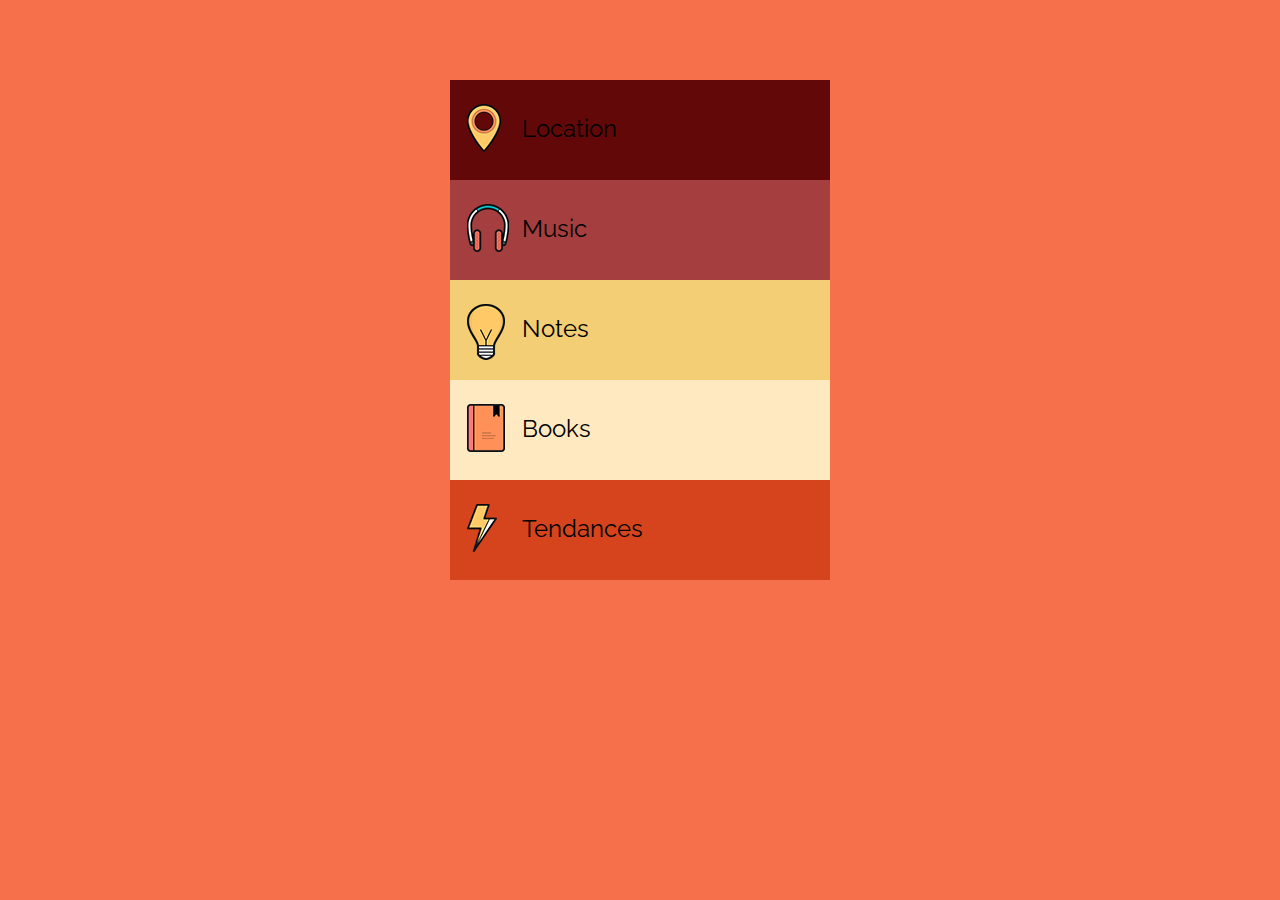
<file: accardeon/index.html>
<!DOCTYPE html>
<html>
<head>
	<title></title>
	<meta charset="utf-8">
	<link rel="stylesheet" type="text/css" href="style.css">
</head>
<body>
	<ul class="cont">
		<li class="cont__item">
			<img class="cont__img" src="img/Location Pin.png">
			<p class="cont__text">Location</p>
		</li>
		<div class="cont__dscr">t is a long established fact that a reader will be distracted by the readable content of a page when looking at its layout. The point of using Lorem Ipsum is that it has a more-or-less normal distribution of letters, as opposed to using</div>
		<li class="cont__item">
			<img class="cont__img" src="img/Headphones.png">
			<p class="cont__text">Music</p>
		</li>
		<div class="cont__dscr">t is a long established fact that a reader will be distracted by the readable content of a page when looking at its layout. The point of using Lorem Ipsum is that it has a more-or-less normal distribution of letters, as opposed to using</div>
		<li class="cont__item">
			<img class="cont__img" src="img/Lightbulb.png">
			<p class="cont__text">Notes</p>
		</li>
		<div class="cont__dscr">t is a long established fact that a reader will be distracted by the readable content of a page when looking at its layout. The point of using Lorem Ipsum is that it has a more-or-less normal distribution of letters, as opposed to using</div>
		<li class="cont__item">
			<img class="cont__img" src="img/Bookmarks.png">
			<p class="cont__text">Books</p>
		</li>
		<div class="cont__dscr">t is a long established fact that a reader will be distracted by the readable content of a page when looking at its layout. The point of using Lorem Ipsum is that it has a more-or-less normal distribution of letters, as opposed to using</div>
		<li class="cont__item">
			<img class="cont__img" src="img/Lightning-Bolt.png">
			<p class="cont__text">Tendances</p>
		</li>
		<div class="cont__dscr">t is a long established fact that a reader will be distracted by the readable content of a page when looking at its layout. The point of using Lorem Ipsum is that it has a more-or-less normal distribution of letters, as opposed to using</div>
	</ul>
	<script src="https://code.jquery.com/jquery-3.3.1.js"></script>
	<script src="js.js"></script>
</body>
</html>
</file>
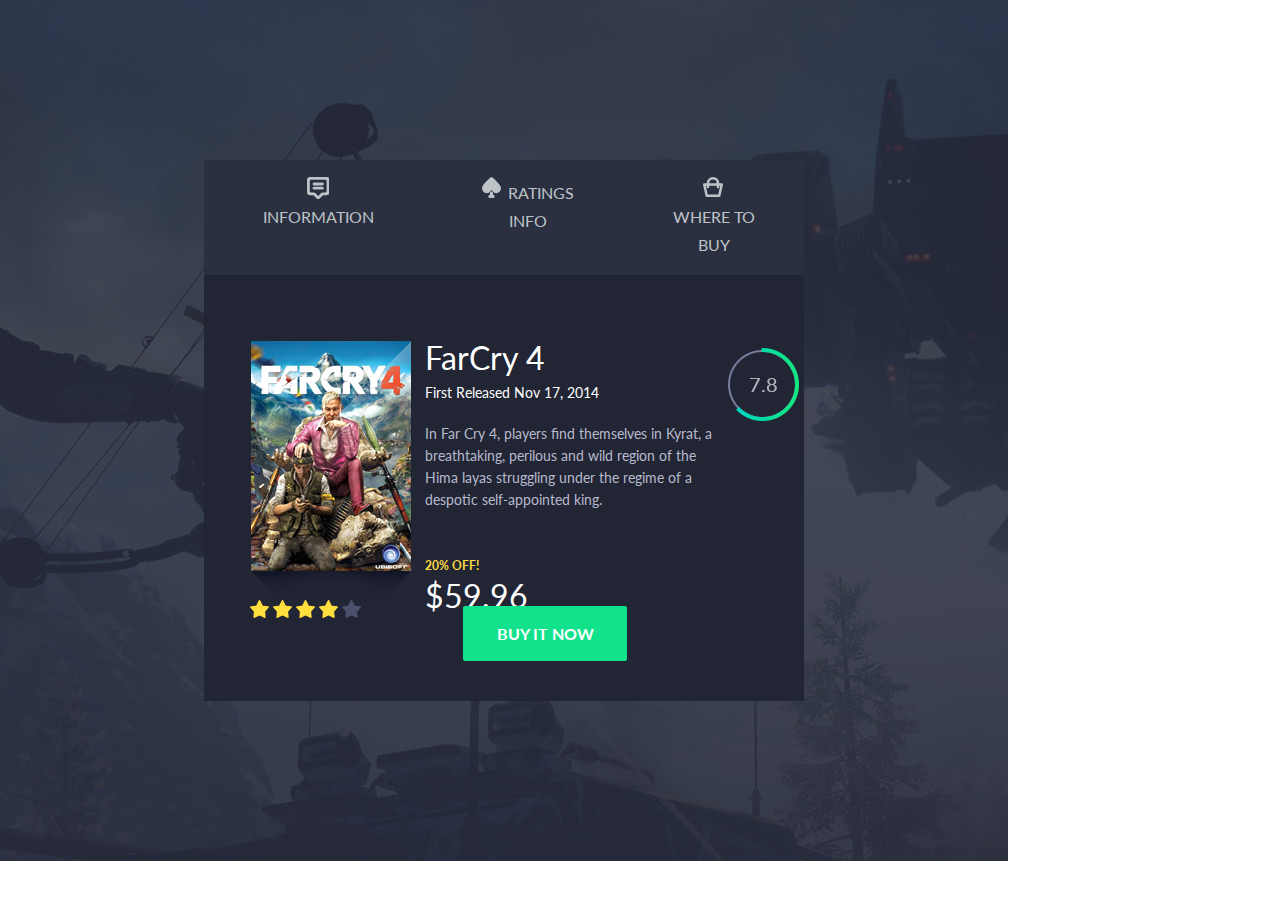
<file: gameuitabs/index.html>
<!DOCTYPE html>
<html>
<head>
    <title>Game Ui Tabs</title>
    <link rel="stylesheet" type="text/css" href="style.css">
</head>
<body>
    <div class="wrapper">
        <div class="card">
            <div class="card__header">
                <div class="card__item">
                    <svg class="tool" width="22px" height="22px" viewBox="0 0 22 22">
    <use xlink:href="#tool"></use>
                    </svg>
                    <a class="card__link" href="#tabs-1">INFORMATION</a>
                </div>
                <div class="card__item--2">
                    <svg class="pic" width="22px" height="22px" viewBox="0 0 22 22">
    <use xlink:href="#card"></use>
                    </svg>
                    <a class="card__link--2" href="#">RATINGS INFO</a>
                </div>
                <div class="card__item--3">
                    <svg class="basket" width="22px" height="22px" viewBox="0 0 22 22">
    <use xlink:href="#basket"></use>
                    </svg>
                    <a class="card__link--3" href="#">WHERE TO BUY</a>
                </div>
            </div>
            <div class="card__wrapper-tabs" id="tabs-1">
            <div class="card__wrapper">
                <img class="card__img" src="img/cover.png">   
                <ul class="card__star">
                    <li class="card__star-list"><img src="img/rate yel.png"></li>
                    <li class="card__star-list"><img src="img/rate yel.png"></li>
                    <li class="card__star-list"><img src="img/rate yel.png"></li>
                    <li class="card__star-list"><img src="img/rate yel.png"></li>
                    <li class="card__star-list"><img src="img/rate gry.png"></li>
                </ul>
             </div>
             <div class="wrapper__text">
               <h1 class="card__title">FarCry 4</h1>
               <p class="card__date">First Released Nov 17, 2014</p>
               <p class="card__dscr">In Far Cry 4, players find themselves in Kyrat, a breathtaking, perilous and wild region of the Hima layas struggling under the regime of a despotic self-appointed king.</p>
               <div class="wrapper__price">
                <p class="card__sale">20% OFF!</p>
                <p class="card__price">$59.96</p>
               </div>
               <form>
                   <button class="card__btn">BUY IT NOW</button>
               </form>
             </div>
             <img class="card__rate" src="img/score.png">
             </div>
        </div>
    </div>

    <svg class="svg-container" style="display: none;">
        <symbol id="tool">
    <path id="tooltip.svg" class="cls-1" d="M362.4,197h-3.62l-3.79,3.79h0a1.4,1.4,0,0,1-1.98,0h0L349.22,197H345.6a2.8,2.8,0,0,1-2.8-2.8V181.6a2.8,2.8,0,0,1,2.8-2.8h16.8a2.8,2.8,0,0,1,2.8,2.8v12.6A2.8,2.8,0,0,1,362.4,197Zm0-14a1.4,1.4,0,0,0-1.4-1.4H347a1.4,1.4,0,0,0-1.4,1.4v9.8a1.4,1.4,0,0,0,1.4,1.4h2.8a1.4,1.4,0,0,1,.99.41h0l3.21,3.209,3.21-3.209h0a1.392,1.392,0,0,1,.99-0.41H361a1.4,1.4,0,0,0,1.4-1.4V183Zm-4.2,8.4h-8.4a1.4,1.4,0,0,1,0-2.8h8.4A1.4,1.4,0,1,1,358.2,191.4Zm0-4.2h-8.4a1.4,1.4,0,0,1,0-2.8h8.4A1.4,1.4,0,1,1,358.2,187.2Z" transform="translate(-342.813 -178.813)" />
        </symbol>
        <symbol id="card">
    <path id="card.svg" class="cls-1" d="M543.993,190.308a4.8,4.8,0,0,1-4.747,4.849,4.657,4.657,0,0,1-3.774-1.957l-0.023.017-0.949-1.293-0.95,1.293-0.013-.01a4.693,4.693,0,0,1-3.784,1.95,4.8,4.8,0,0,1-4.746-4.849,4.876,4.876,0,0,1,.962-2.9l-0.013-.01s6.962-8.406,8.544-8.406,8.543,8.406,8.543,8.406l-0.013.01A4.876,4.876,0,0,1,543.993,190.308Zm-11.075,6.465v-1.616a1.582,1.582,0,1,1,3.164,0v1.616a1.617,1.617,0,0,1,0,3.234h-3.164A1.617,1.617,0,0,1,532.918,196.773Z" transform="translate(-525 -179)" />
        </symbol>
        <symbol id="basket">
    <path id="basket.svg" class="cls-1" d="M722.946,186.765l0.024,0.006-2.5,11.25-0.024-.006a1.231,1.231,0,0,1-1.2.984h-12.5a1.231,1.231,0,0,1-1.2-.984l-0.024.006-2.5-11.25,0.024-.006A1.176,1.176,0,0,1,703,186.5a1.25,1.25,0,0,1,1.25-1.25h2.5a6.25,6.25,0,1,1,12.5,0h2.5A1.25,1.25,0,0,1,723,186.5,1.176,1.176,0,0,1,722.946,186.765ZM713,181.5a3.75,3.75,0,0,0-3.75,3.751h7.5A3.75,3.75,0,0,0,713,181.5Zm5,8.751A1.251,1.251,0,0,1,716.75,189V187.75h-7.5V189a1.25,1.25,0,1,1-2.5,0V187.75h-0.942l1.945,8.749h10.494l1.945-8.749H719.25V189A1.251,1.251,0,0,1,718,190.25Z" transform="translate(-703 -179)" />
        </symbol>
    </svg>

    <script src="https://code.jquery.com/jquery-3.3.1.js"></script>
    <script src="main.js"></script>  
</body>
</html>
</file>
<file: accardeon/style.css>
@import url('https://fonts.googleapis.com/css?family=Pacifico|Raleway:300,400,700');

* {
    margin: 0;
    padding: 0;
    border: 0;
    box-sizing: border-box;
    list-style-type: none;
}

body {
	background-color: #f6704b;
	max-width: 1366px;
	display: flex;
	justify-content: center;
	align-items: center;
	padding-top: 80px;
}

.cont {
	
}

.cont__item {
	width: 380px;
	height: 100px;
	padding-left: 17px;
	padding-top: 24px;
}

.cont__item:nth-child(1) {
	background-color: #620808;
}

.cont__item:nth-child(3) {
	background-color: #a53f3f;
}

.cont__item:nth-child(5) {
	background-color: #f4ce74;
}
.cont__item:nth-child(7) {
	background-color: #ffe9c1;
}
.cont__item:nth-child(9) {
	background-color: #d5441c;
	
}

.cont__img {
	float: left;
}

.cont__text {
	font-size: 24px;
	font-family: 'Raleway';
	font-weight: 400;
	margin-left: 55px;
	margin-top: 10px;
}

.cont__dscr {
	width: 380px;
	height: 166px;
	background-color: #620808;
	font-size: 18px;
	font-family: 'Raleway';
	font-weight: 400;
	display: none;
}

.cont__dscr:nth-child(2) {
	background-color: #620808;
}

.cont__dscr:nth-child(4) {
	background-color: #a53f3f;
}

.cont__dscr:nth-child(6) {
	background-color: #f4ce74;
}

.cont__dscr:nth-child(8) {
	background-color: #ffe9c1;
}

.cont__dscr:nth-child(10) {
	background-color: #d5441c;
}
</file>
<file: gameuitabs/style.css>
@import url('https://fonts.googleapis.com/css?family=Lato:400,700');

* {
    margin: 0;
    padding: 0;
    border: 0;
    box-sizing: border-box;
    list-style-type: none;
    text-decoration: none;
}

body {
	max-width: 1008px;
}

.wrapper {
	background: url('img/phone.jpg');
	height: 861px;
	background-size: cover;
	background-position: center;
	display: flex;
	justify-content: center;
	align-items: center;
}

.card {
	min-width: 600px;
	height: 541px;
	background-color: #212534;
}

.card__header {
	height: 115px;
	background-color: #2b3040;
	display: flex;
	align-items: center;
	justify-content: space-around;
}

.card__item {
	width: 130px;
	height: 82px;
	text-align: center;
}

.tool {
	fill: #bdc3c7;
}

.card__link {
	color: #bdc3c7;
	font-family: Lato;
    font-size: 16px;
    font-weight: 400;
    line-height: 28px;
}

.card__item--2 {
	width: 92px;
	height: 82px;
	text-align: center;
}

.card__link--2 {
	color: #bdc3c7;
	font-family: Lato;
    font-size: 16px;
    font-weight: 400;
    line-height: 28px;
}

.pic {
	fill: #bdc3c7;
}

.card__item--3 {
	width: 82px;
	height: 82px;
	text-align: center;
}

.card__link--3 {
	color: #bdc3c7;
	font-family: Lato;
    font-size: 16px;
    font-weight: 400;
    line-height: 28px;
}

.basket {
	fill: #bdc3c7;
}

.card__img {
	margin-top: 61px;
	margin-left: 46px;
}

.card__star {
	margin-left: 46px;
}

.card__star-list {
	display: inline-block;
}

.card__wrapper {
	float: left;
}

.wrapper__text {
	float: left;
	margin-top: 73px;
}

.card__title {
	font-family: Lato;
    color: #ffffff;
    font-size: 32px;
    font-weight: 400;
    line-height: 20px;
    padding-bottom: 15px;
}

.card__date {
	font-family: Lato;
    color: #fdfdfd;
    font-size: 14px;
    font-weight: 400;
    line-height: 20px;
    padding-bottom: 20px;
}

.card__rate {
	margin-top: 73px;
}

.card__dscr {
	width: 303px;
	font-family: Lato;
    color: #b7bacd;
    font-size: 14px;
    font-weight: 400;
    line-height: 22px;
    padding-bottom: 45px;
}

.wrapper__price {
	float: left;
}

.card__sale {
	font-family: Lato;
    color: #fedd3f;
    font-size: 12px;
    font-weight: 700;
    line-height: 20px;
    padding-bottom: 10px;
}

.card__price {
	font-family: Lato;
    color: #ffffff;
    font-size: 32px;
    font-weight: 400;
    line-height: 20px;
}

.card__btn {
	border-radius: 2px;
    background-color: #13e28d;
    width: 164px;
    height: 55px;
    font-family: Lato;
    color: #ffffff;
    font-size: 16px;
    font-weight: 700;
    line-height: 20px;
    margin-left: 38px;
}

.card__btn:hover {
	background-color: #212534;
	border: 2px solid #fff;
}
</file>
